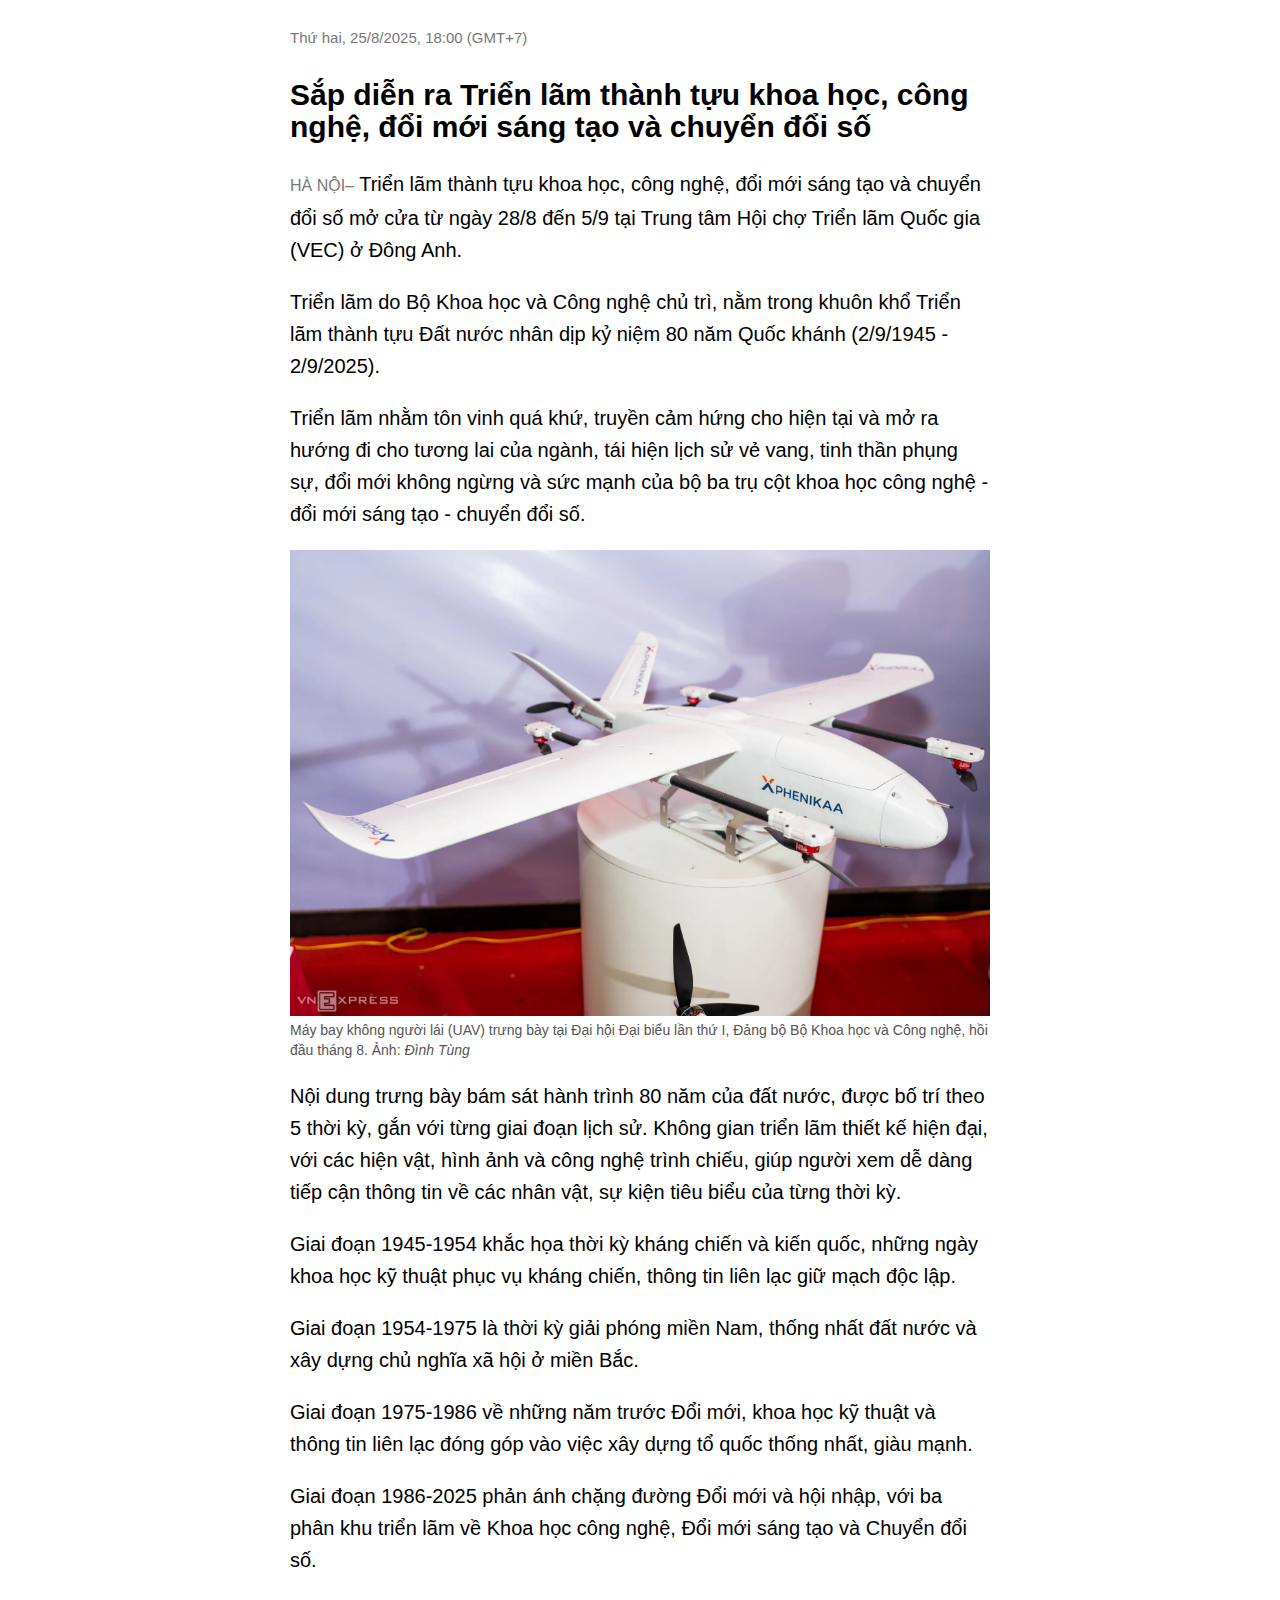
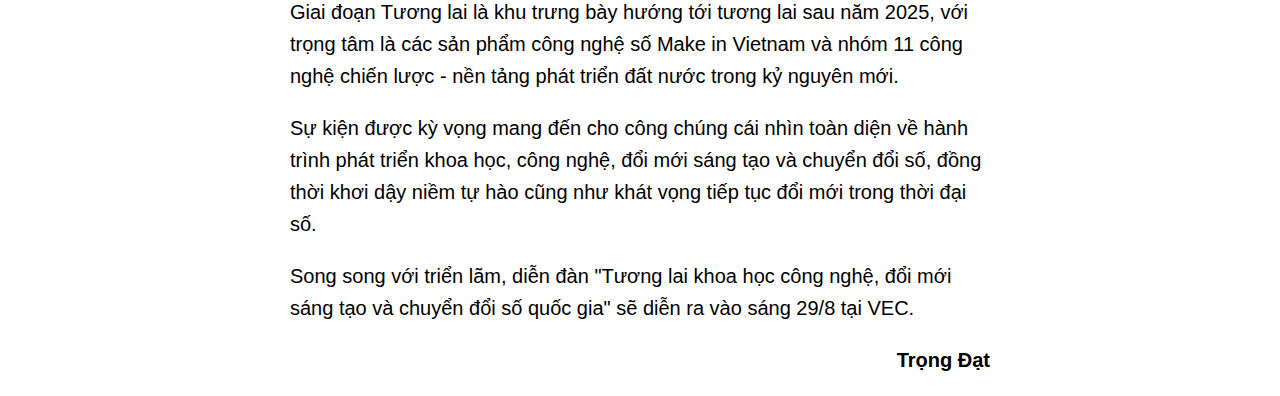
<file: asm1.html>
<!DOCTYPE html>
<html lang="en">
<head>
    <meta charset="UTF-8">
    <meta name="viewport" content="width=device-width, initial-scale=1.0">
    <title>Assignment 1</title>
</head>
<body style="font-family: Arial; font-size:20px; line-height:32px;">

    <div style="max-width:700px; margin:auto;">

        <p><span style="color:#777; font-weight:normal; font-size:15px;">
            Thứ hai, 25/8/2025, 18:00 (GMT+7)
        </span></p>

        <h2>Sắp diễn ra Triển lãm thành tựu khoa học, công nghệ, đổi mới sáng tạo và chuyển đổi số</h2>

        <p>
            <span style="color:#777; font-weight:normal; font-size:16px;">HÀ NỘI–</span>
            Triển lãm thành tựu khoa học, công nghệ, đổi mới sáng tạo và chuyển đổi số mở cửa từ ngày 28/8 đến 5/9 tại Trung tâm Hội chợ Triển lãm Quốc gia (VEC) ở Đông Anh.
        </p>

        <p>
            Triển lãm do Bộ Khoa học và Công nghệ chủ trì, nằm trong khuôn khổ Triển lãm thành tựu Đất nước nhân dịp kỷ niệm 80 năm Quốc khánh (2/9/1945 - 2/9/2025).
        </p>

        <p>
            Triển lãm nhằm tôn vinh quá khứ, truyền cảm hứng cho hiện tại và mở ra hướng đi cho tương lai của ngành, tái hiện lịch sử vẻ vang, tinh thần phụng sự, đổi mới không ngừng và sức mạnh của bộ ba trụ cột khoa học công nghệ - đổi mới sáng tạo - chuyển đổi số.
        </p>

        <figure style="margin:0 0 20px 0;">
            <img src="images/maybay.webp" alt="Máy bay" style="width:100%; display:block;">
            <figcaption style="font-size:14px; color:#555; margin-top:4px; line-height:20px;">
                Máy bay không người lái (UAV) trưng bày tại Đại hội Đại biểu lần thứ I, 
                Đảng bộ Bộ Khoa học và Công nghệ, hồi đầu tháng 8. Ảnh: <i>Đình Tùng</i>
            </figcaption>
        </figure>

        <p>
            Nội dung trưng bày bám sát hành trình 80 năm của đất nước, được bố trí theo 5 thời kỳ, gắn với từng giai đoạn lịch sử. Không gian triển lãm thiết kế hiện đại, với các hiện vật, hình ảnh và công nghệ trình chiếu, giúp người xem dễ dàng tiếp cận thông tin về các nhân vật, sự kiện tiêu biểu của từng thời kỳ.
        </p>

        <p>
            Giai đoạn 1945-1954 khắc họa thời kỳ kháng chiến và kiến quốc, những ngày khoa học kỹ thuật phục vụ kháng chiến, thông tin liên lạc giữ mạch độc lập.
        </p>

        <p>
            Giai đoạn 1954-1975 là thời kỳ giải phóng miền Nam, thống nhất đất nước và xây dựng chủ nghĩa xã hội ở miền Bắc.
        </p>

        <p>
            Giai đoạn 1975-1986 về những năm trước Đổi mới, khoa học kỹ thuật và thông tin liên lạc đóng góp vào việc xây dựng tổ quốc thống nhất, giàu mạnh.
        </p>

        <p>
            Giai đoạn 1986-2025 phản ánh chặng đường Đổi mới và hội nhập, với ba phân khu triển lãm về Khoa học công nghệ, Đổi mới sáng tạo và Chuyển đổi số.
        </p>

        <p>
            Giai đoạn Tương lai là khu trưng bày hướng tới tương lai sau năm 2025, với trọng tâm là các sản phẩm công nghệ số Make in Vietnam và nhóm 11 công nghệ chiến lược - nền tảng phát triển đất nước trong kỷ nguyên mới.
        </p>

        <p>
            Sự kiện được kỳ vọng mang đến cho công chúng cái nhìn toàn diện về hành trình phát triển khoa học, công nghệ, đổi mới sáng tạo và chuyển đổi số, đồng thời khơi dậy niềm tự hào cũng như khát vọng tiếp tục đổi mới trong thời đại số.
        </p>

        <p>
            Song song với triển lãm, diễn đàn "Tương lai khoa học công nghệ, đổi mới sáng tạo và chuyển đổi số quốc gia" sẽ diễn ra vào sáng 29/8 tại VEC.
        </p>

        <p style="text-align: right;">
            <b>Trọng Đạt</b>
        </p>



    </div>
</body>
</html>
</file>
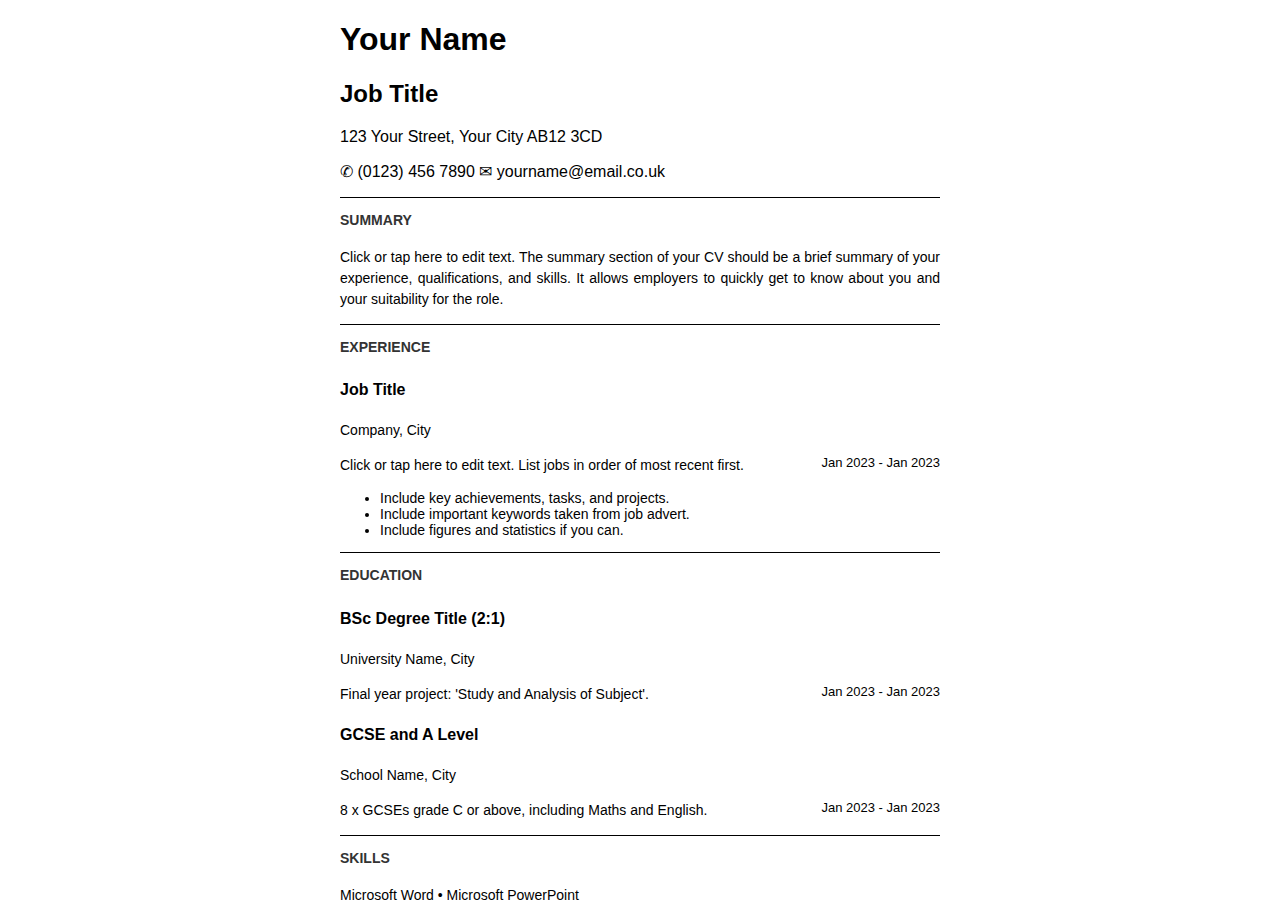
<file: asm2.html>
<!DOCTYPE html>
<html lang="en">
<head>
    <meta charset="UTF-8">
    <meta name="viewport" content="width=device-width, initial-scale=1.0">
    <title>Assignment 2</title>
    <link rel="stylesheet" href="CSS/asm2.css">
</head>
<body>
    <div>
        <header>
            <h1> Your Name</h1>
            <h2> Job Title</h2>
            <p> 123 Your Street, Your City AB12 3CD</p>
            <p>✆ (0123) 456 7890  ✉ yourname@email.co.uk</p>
        </header>

        <section class="summary">
            <h3>SUMMARY</h3>
            <p> Click or tap here to edit text. The summary section of your CV should be a brief summary of your 
                experience, qualifications, and skills. It allows employers to quickly get to know about you and 
                your suitability for the role. </h4>
        </section>

        <section class="experience">
            <h3>EXPERIENCE</h3>

            <div class="item">
                <div class="info">
                    <h4>Job Title</h4>
                    <p>Company, City</p>
                </div>
                <span class="date">Jan 2023 - Jan 2023</span>
            </div>
            <p>
                Click or tap here to edit text. List jobs in order of most recent first.
            </p>
            <ul>
                <li>Include key achievements, tasks, and projects.</li>
                <li>Include important keywords taken from job advert.</li>
                <li>Include figures and statistics if you can.</li>
            </ul>
        </section>

        <section class="education">
            <h3>EDUCATION</h3>
            <div class="item">
                <div class="info">
                    <h4>BSc Degree Title (2:1)</h4>
                    <p>University Name, City</p>
            </div>
            <span class="date">Jan 2023 - Jan 2023</span>
            </div>
            <p>Final year project: 'Study and Analysis of Subject'.</p>
            <div class="item">
                <div class="info">
                    <h4>GCSE and A Level</h4>
                    <p>School Name, City</p>
                </div>
                <span class="date">Jan 2023 - Jan 2023</span>
            </div>
            <p>8 x GCSEs grade C or above, including Maths and English.</p>
        </section>

        <section class="skills">
        <h3>SKILLS</h3>
        <p>Microsoft Word • Microsoft PowerPoint</p>
    </section>

</body>
</html>
</file>
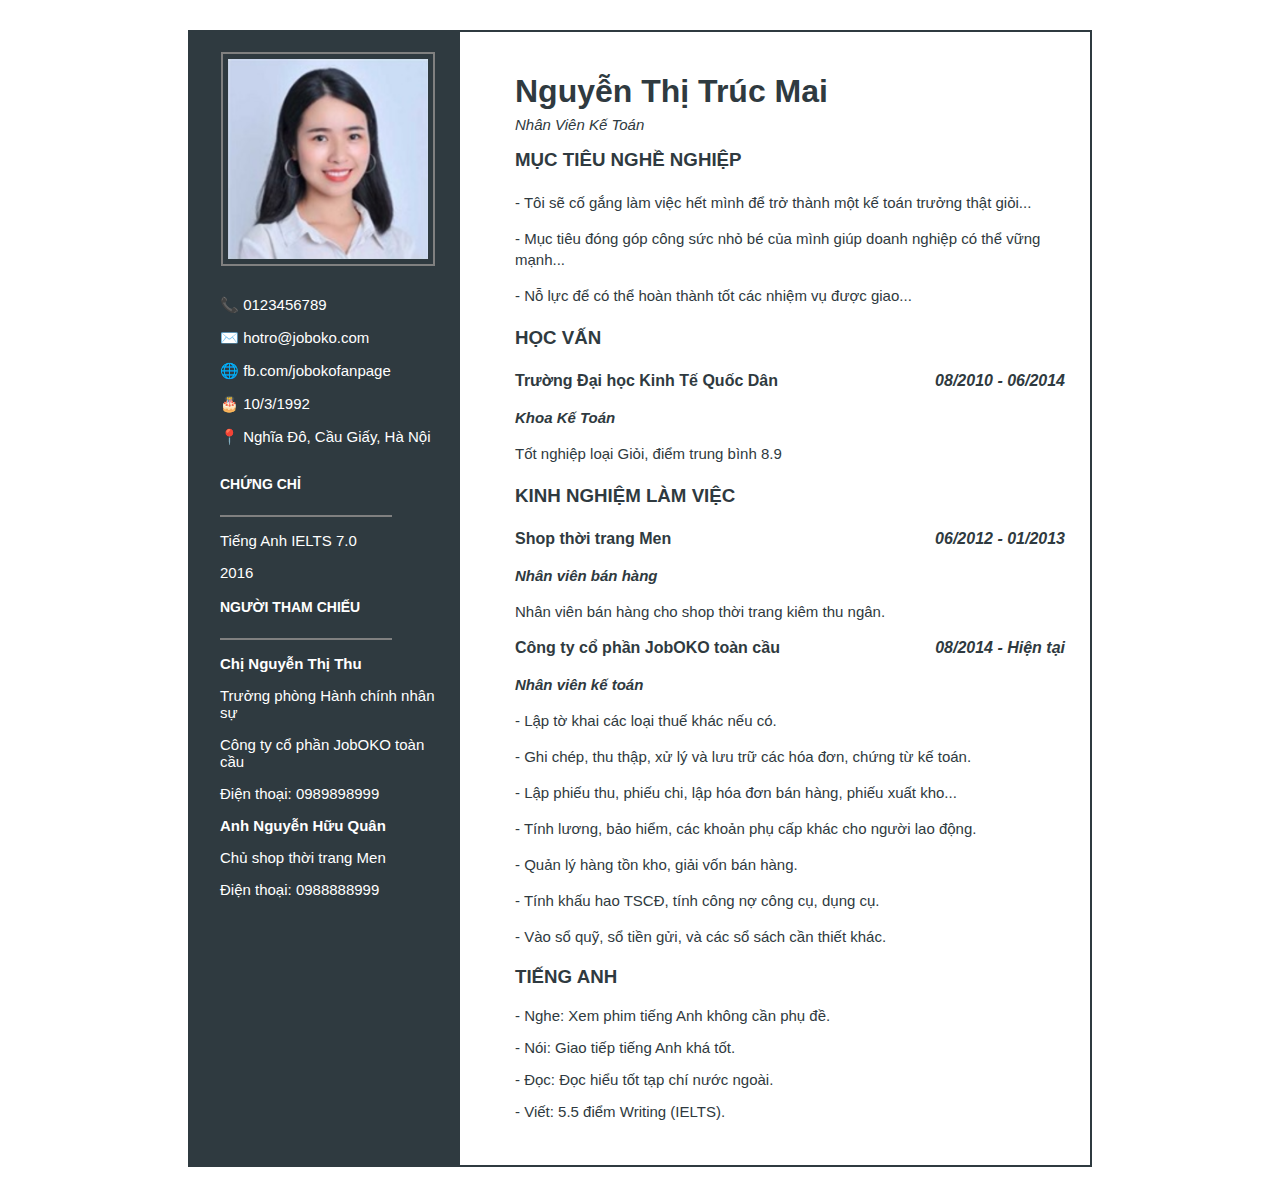
<file: asm3.html>
<!DOCTYPE html>
<html lang="en">
<head>
    <meta charset="UTF-8">
    <meta name="viewport" content="width=device-width, initial-scale=1.0">
    <title>ASM 3</title>
    <link rel="stylesheet" href="CSS/asm3.css">
</head>
<body>
    <div class="container">
        <!-- Cột trái -->
        <div class="bg-gray">
            <div class="image">
                <img src="images/trucmai.png" alt="Truc Mai" width="200" height="200">
            </div>
            <div class="profile">
                <div class="content">
                    <p>📞 0123456789</p>
                    <p>✉️ hotro@joboko.com</p>
                    <p>🌐 fb.com/jobokofanpage</p>
                    <p>🎂 10/3/1992</p>
                    <p>📍 Nghĩa Đô, Cầu Giấy, Hà Nội</p>
                </div>

                <div class="content2">
                    <span class="title1"><h4>CHỨNG CHỈ</h4></span>
                    <p>Tiếng Anh IELTS 7.0</p>
                    <p>2016</p>

                    <span class="title1"><h4>NGƯỜI THAM CHIẾU</h4></span>
                    <p><b>Chị Nguyễn Thị Thu</b></p>
                    <p>Trưởng phòng Hành chính nhân sự</p>
                    <p>Công ty cổ phần JobOKO toàn cầu</p>
                    <p>Điện thoại: 0989898999</p>

                    <p><b>Anh Nguyễn Hữu Quân</b></p>
                    <p>Chủ shop thời trang Men</p>
                    <p>Điện thoại: 0988888999</p>
                </div>
            </div>
        </div>

        <!-- Cột phải -->
        <div class="bg-white">
            <div class="container2">
                <div class="info">
                    <h1>Nguyễn Thị Trúc Mai</h1>
                    <p><i>Nhân Viên Kế Toán</i></p>
                </div>

                <div class="muctieu">
                    <h3>MỤC TIÊU NGHỀ NGHIỆP</h3>
                    <p>- Tôi sẽ cố gắng làm việc hết mình để trở thành một kế toán trưởng thật giỏi...</p>
                    <p>- Mục tiêu đóng góp công sức nhỏ bé của mình giúp doanh nghiệp có thể vững mạnh...</p>
                    <p>- Nỗ lực để có thể hoàn thành tốt các nhiệm vụ được giao...</p>
                </div>

                <div class="hocvan">
                    <h3>HỌC VẤN</h3>
                    <span class="role"><b>Trường Đại học Kinh Tế Quốc Dân</b></span>
                    <span class="date">08/2010 - 06/2014</span>
                    <p><b><i>Khoa Kế Toán</i></b></p>
                    <p>Tốt nghiệp loại Giỏi, điểm trung bình 8.9</p>
                </div>

                <div class="kinhnghiem">
                    <h3>KINH NGHIỆM LÀM VIỆC</h3>
                    <span class="company"><b>Shop thời trang Men</b></span>
                    <span class="date">06/2012 - 01/2013</span>
                    <p><b><i>Nhân viên bán hàng</i></b></p>
                    <p>Nhân viên bán hàng cho shop thời trang kiêm thu ngân.</p>

                    <span class="company"><b>Công ty cổ phần JobOKO toàn cầu</b></span>
                    <span class="date">08/2014 - Hiện tại</span>
                    <p><b><i>Nhân viên kế toán</i></b></p>

                    <p>- Lập tờ khai các loại thuế khác nếu có.</p>
                    <p>- Ghi chép, thu thập, xử lý và lưu trữ các hóa đơn, chứng từ kế toán.</p>
                    <p>- Lập phiếu thu, phiếu chi, lập hóa đơn bán hàng, phiếu xuất kho...</p>
                    <p>- Tính lương, bảo hiểm, các khoản phụ cấp khác cho người lao động.</p>
                    <p>- Quản lý hàng tồn kho, giải vốn bán hàng.</p>
                    <p>- Tính khấu hao TSCĐ, tính công nợ công cụ, dụng cụ.</p>
                    <p>- Vào sổ quỹ, sổ tiền gửi, và các sổ sách cần thiết khác.</p>
                </div>

                <div class="tienganh">
                    <h3>TIẾNG ANH</h3>
                    <p>- Nghe: Xem phim tiếng Anh không cần phụ đề.</p>
                    <p>- Nói: Giao tiếp tiếng Anh khá tốt.</p>
                    <p>- Đọc: Đọc hiểu tốt tạp chí nước ngoài.</p>
                    <p>- Viết: 5.5 điểm Writing (IELTS).</p>
                </div>
            </div>
        </div>
    </div>
</body>
</html>
</file>
<file: CSS/asm2.css>
div {
  width: 600px;
  margin: 0 auto;   
  font-family: Arial, sans-serif;
}

section h3 {
  font-size: 14px;
  color: #333;
  text-transform: uppercase;
  padding-bottom: 5px;
}

section p {
  font-size: 14px;
  text-align: justify;
  line-height: 1.5;
}

section ul {
  font-size: 14px;
}

header,
.summary,
.experience,
.education {
  border-bottom: 1px solid black;
}

.date {
  float: right;
  font-size: 13px;
}
</file>
<file: CSS/asm3.css>
.bg-gray {
    width: 30%;             
    background-color: #2F3A40;
    float: left;
    padding-left: 30px; 
    padding-right:25px;       /* thêm khoảng cách 2 bên cho đẹp */
    box-sizing: border-box;   
}

.bg-white {
    width: 70%;              
    background-color: #ffffff;
    float: left;
    padding: 30px 25px;       /* thêm khoảng cách 2 bên cho đẹp */
    box-sizing: border-box;   
    color: #2F3A40;             /* chữ màu trắng */
}
/* ===== Ảnh ===== */
.image {
    margin-top: 20px;
    text-align: center;      
}
.image img {
    border: 2px solid gray;
    padding: 5px;
    width: 200px;            
    display: block;
    margin: 0 auto;          
}

.container {
    width: 900px;
    margin: 30px auto;
    display: flex;
    background: #fff;
    font-family: Arial, Helvetica, sans-serif;
    border: #2F3A40 2px solid;
}
/* ===== Profile ===== */
.profile {
    color: white;
    font-size: 14px;
    font-family: Arial, sans-serif;
    margin-top: 30px;         /* cách xuống dưới ảnh */
    text-align: left;
}

/* ===== Chứng chỉ, tham chiếu ===== */
.content2 {
    margin-top: 30px;
}

.title1 {
    display: block;
    border-bottom: 2px solid gray;
    width: 80%;               /* gạch ngắn */
    padding-bottom: 4px;
    font-weight: bold;
    color: white;
}

.container2{
    margin-left: 30px;
}
    /* chữ gọn */

.info{
    line-height: 0.5;
}

.muctieu,
.kinhnghiem,
.hocvan {
    line-height: 1.4;   /* hoặc 1.3 tuỳ bạn muốn sát hay thoáng */    /* chỉnh cỡ chữ cho gọn */
    margin: 0;          /* bỏ khoảng trắng dư */
}

.company{
    font-size: 16px;
}

.date{
    float:right;
    font-weight: bold;
    font-style: italic;
    
}

p{
    font-size: 15px;
}
</file>
